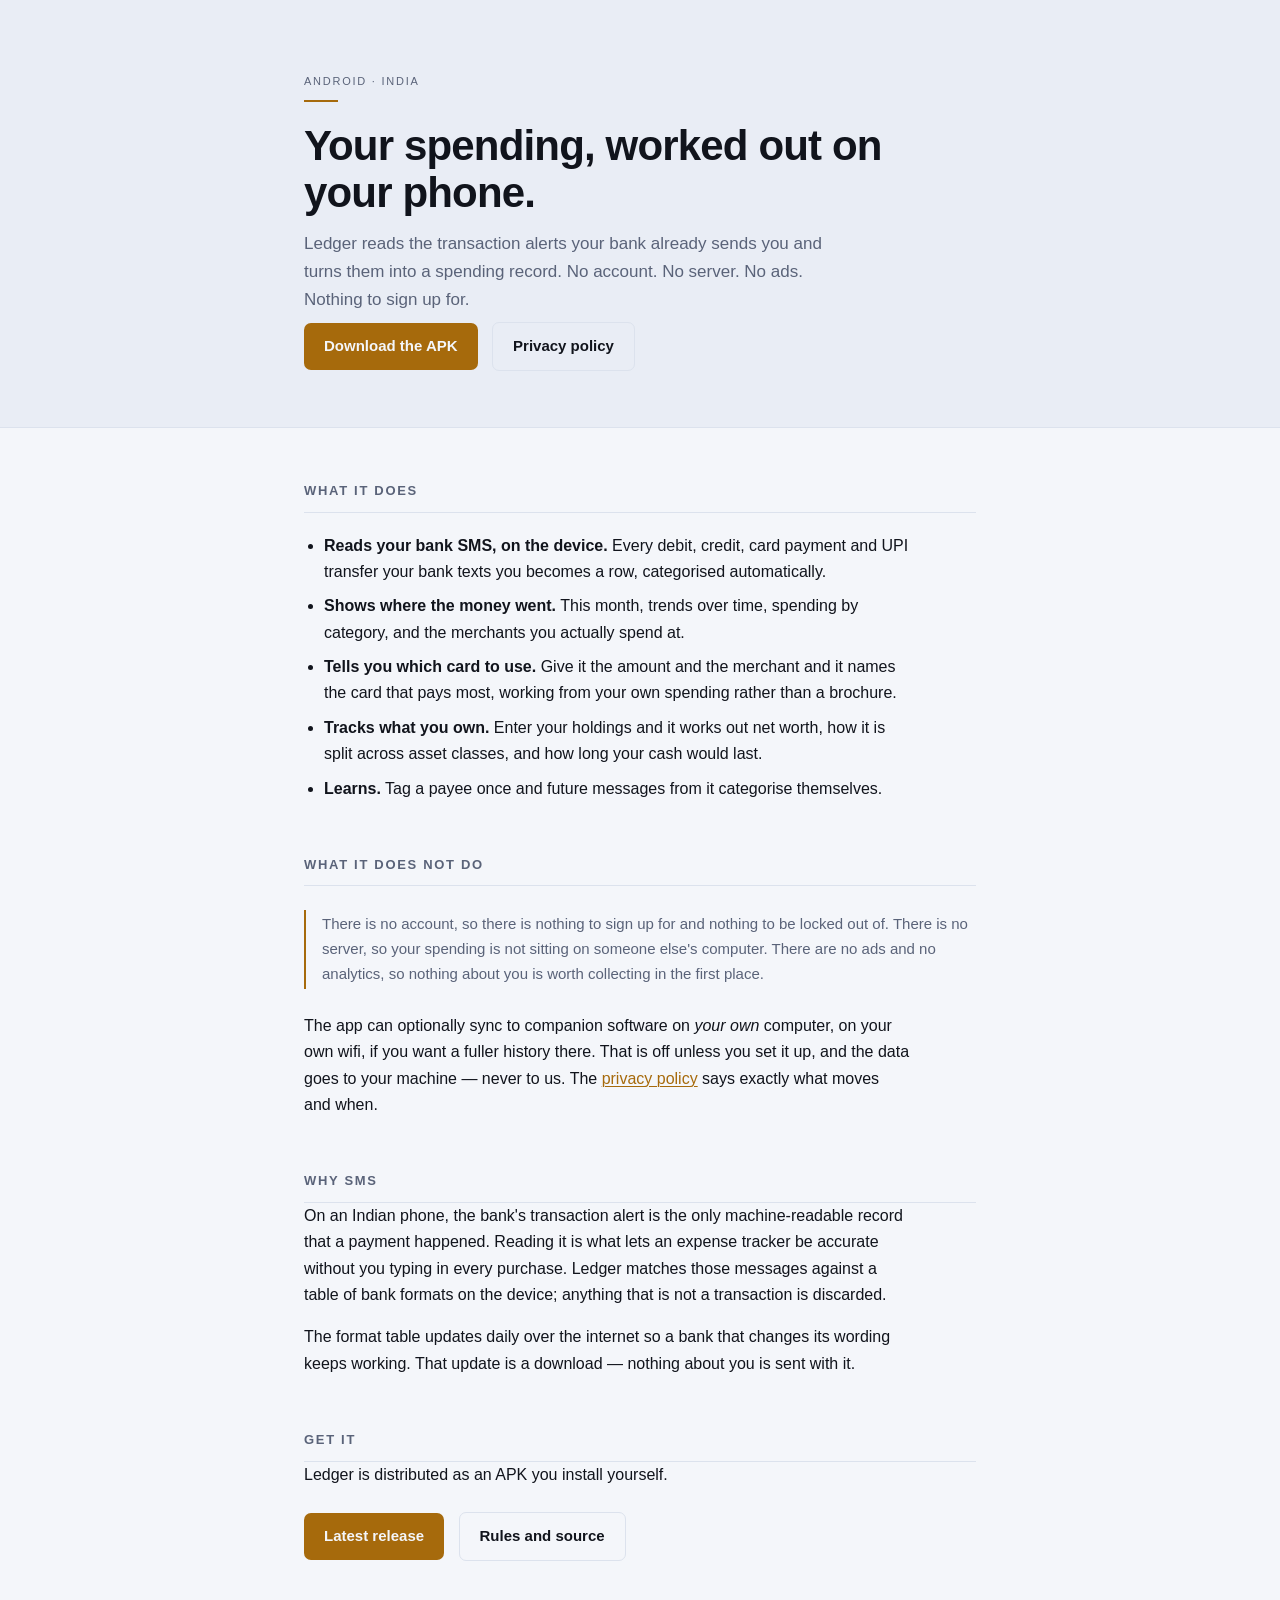
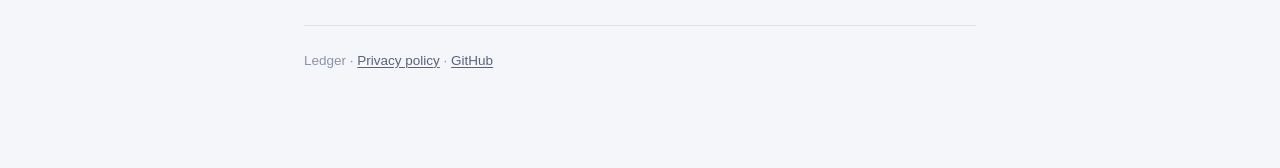
<file: index.html>
<!doctype html>
<html lang="en">
<head>
<meta charset="utf-8">
<meta name="viewport" content="width=device-width, initial-scale=1">
<title>Ledger — an expense tracker that stays on your phone</title>
<meta name="description" content="Ledger turns the transaction SMS your bank already sends you into a spending record. No account, no server, no ads. Everything stays on your phone.">
<link rel="stylesheet" href="style.css">
</head>
<body>

<header>
  <div class="wrap">
    <p class="eyebrow">Android · India</p>
    <hr class="rule">
    <h1>Your spending, worked out on your phone.</h1>
    <p class="lead">Ledger reads the transaction alerts your bank already sends you and turns
      them into a spending record. No account. No server. No ads. Nothing to sign up for.</p>
    <p>
      <a class="btn" href="https://github.com/sandheepp/ledger/releases/latest">Download the APK</a>
      <a class="btn ghost" href="privacy.html">Privacy policy</a>
    </p>
  </div>
</header>

<div class="wrap">

  <h2>What it does</h2>
  <ul>
    <li><strong>Reads your bank SMS, on the device.</strong> Every debit, credit, card
      payment and UPI transfer your bank texts you becomes a row, categorised
      automatically.</li>
    <li><strong>Shows where the money went.</strong> This month, trends over time, spending by
      category, and the merchants you actually spend at.</li>
    <li><strong>Tells you which card to use.</strong> Give it the amount and the merchant and
      it names the card that pays most, working from your own spending rather than a
      brochure.</li>
    <li><strong>Tracks what you own.</strong> Enter your holdings and it works out net worth,
      how it is split across asset classes, and how long your cash would last.</li>
    <li><strong>Learns.</strong> Tag a payee once and future messages from it categorise
      themselves.</li>
  </ul>

  <h2>What it does not do</h2>
  <div class="note">
    There is no account, so there is nothing to sign up for and nothing to be locked out of.
    There is no server, so your spending is not sitting on someone else's computer. There are
    no ads and no analytics, so nothing about you is worth collecting in the first place.
  </div>
  <p>The app can optionally sync to companion software on <em>your own</em> computer, on your
    own wifi, if you want a fuller history there. That is off unless you set it up, and the
    data goes to your machine — never to us. The
    <a href="privacy.html">privacy policy</a> says exactly what moves and when.</p>

  <h2>Why SMS</h2>
  <p>On an Indian phone, the bank's transaction alert is the only machine-readable record that
    a payment happened. Reading it is what lets an expense tracker be accurate without you
    typing in every purchase. Ledger matches those messages against a table of bank formats on
    the device; anything that is not a transaction is discarded.</p>
  <p>The format table updates daily over the internet so a bank that changes its wording keeps
    working. That update is a download — nothing about you is sent with it.</p>

  <h2>Get it</h2>
  <p>Ledger is distributed as an APK you install yourself.</p>
  <p>
    <a class="btn" href="https://github.com/sandheepp/ledger/releases/latest">Latest release</a>
    <a class="btn ghost" href="https://github.com/sandheepp/ledger">Rules and source</a>
  </p>

  <footer>
    Ledger · <a href="privacy.html">Privacy policy</a> ·
    <a href="https://github.com/sandheepp/ledger">GitHub</a>
  </footer>
</div>

</body>
</html>
</file>
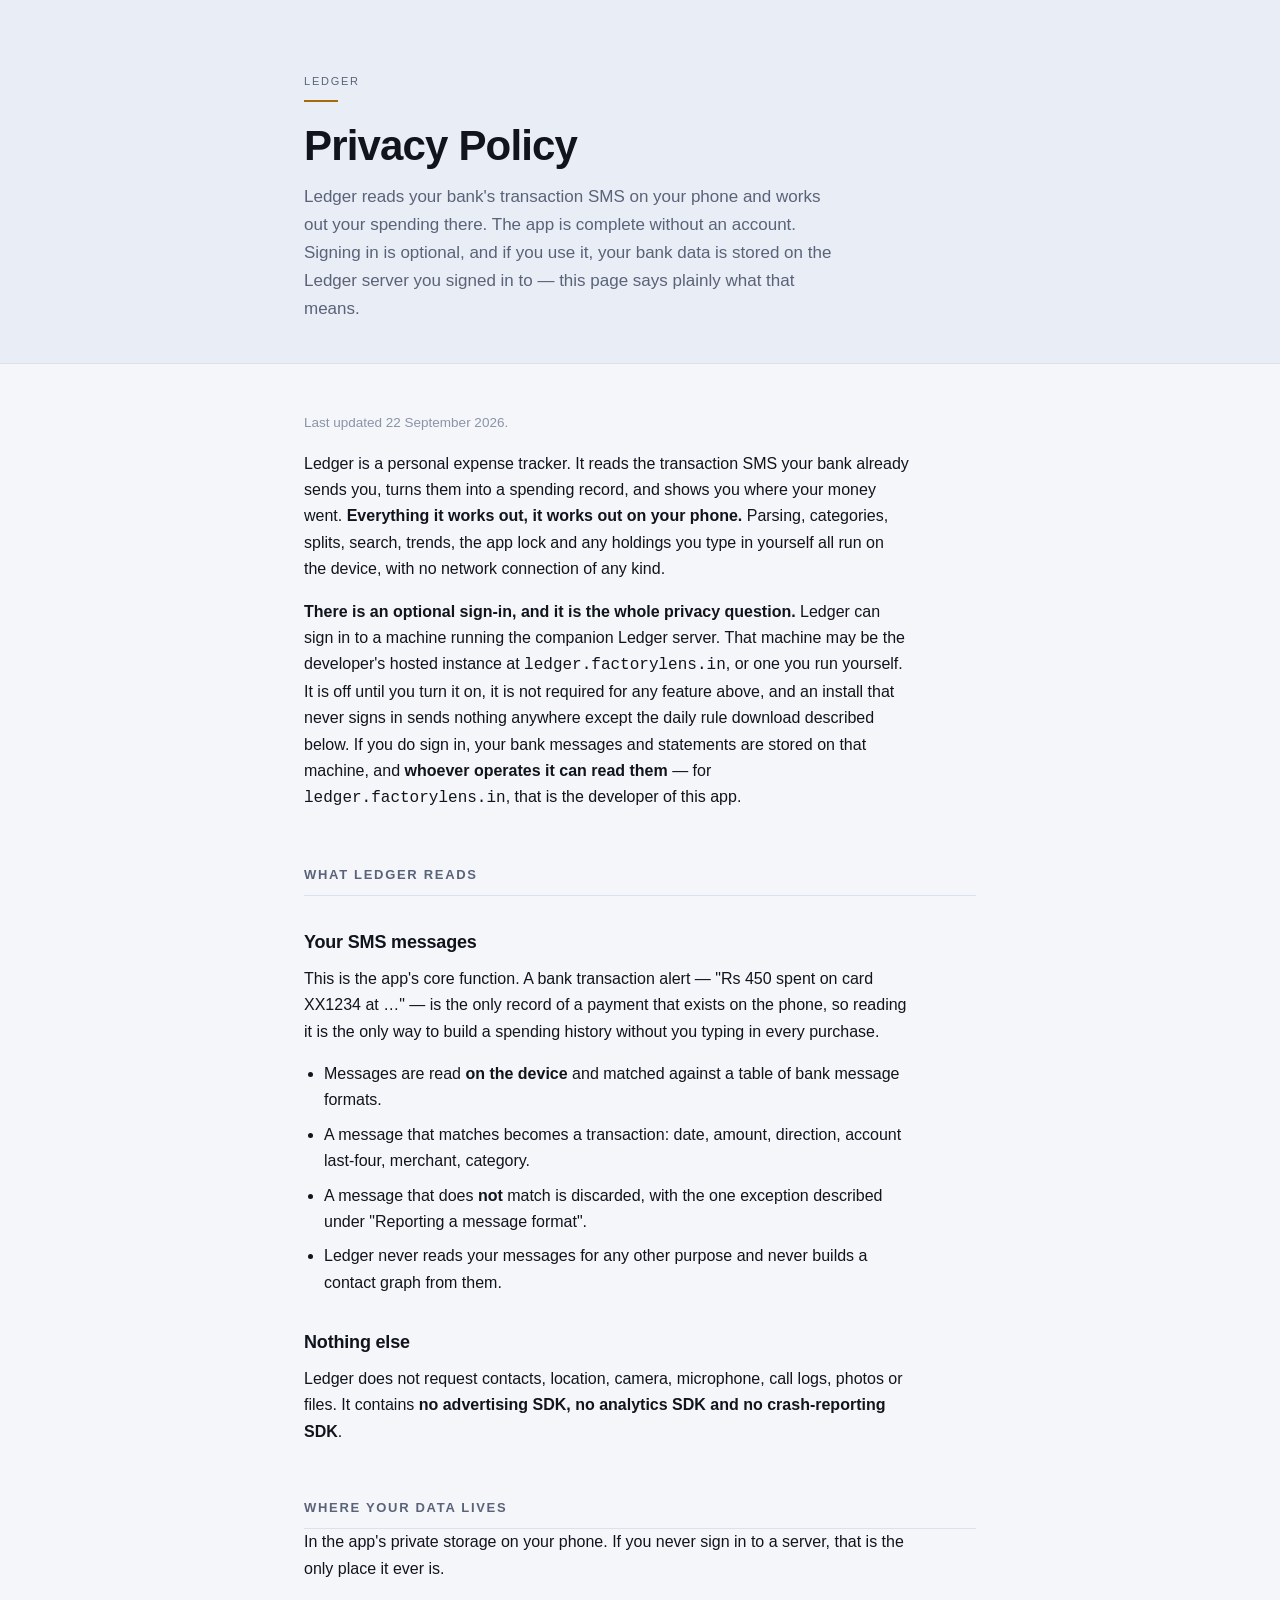
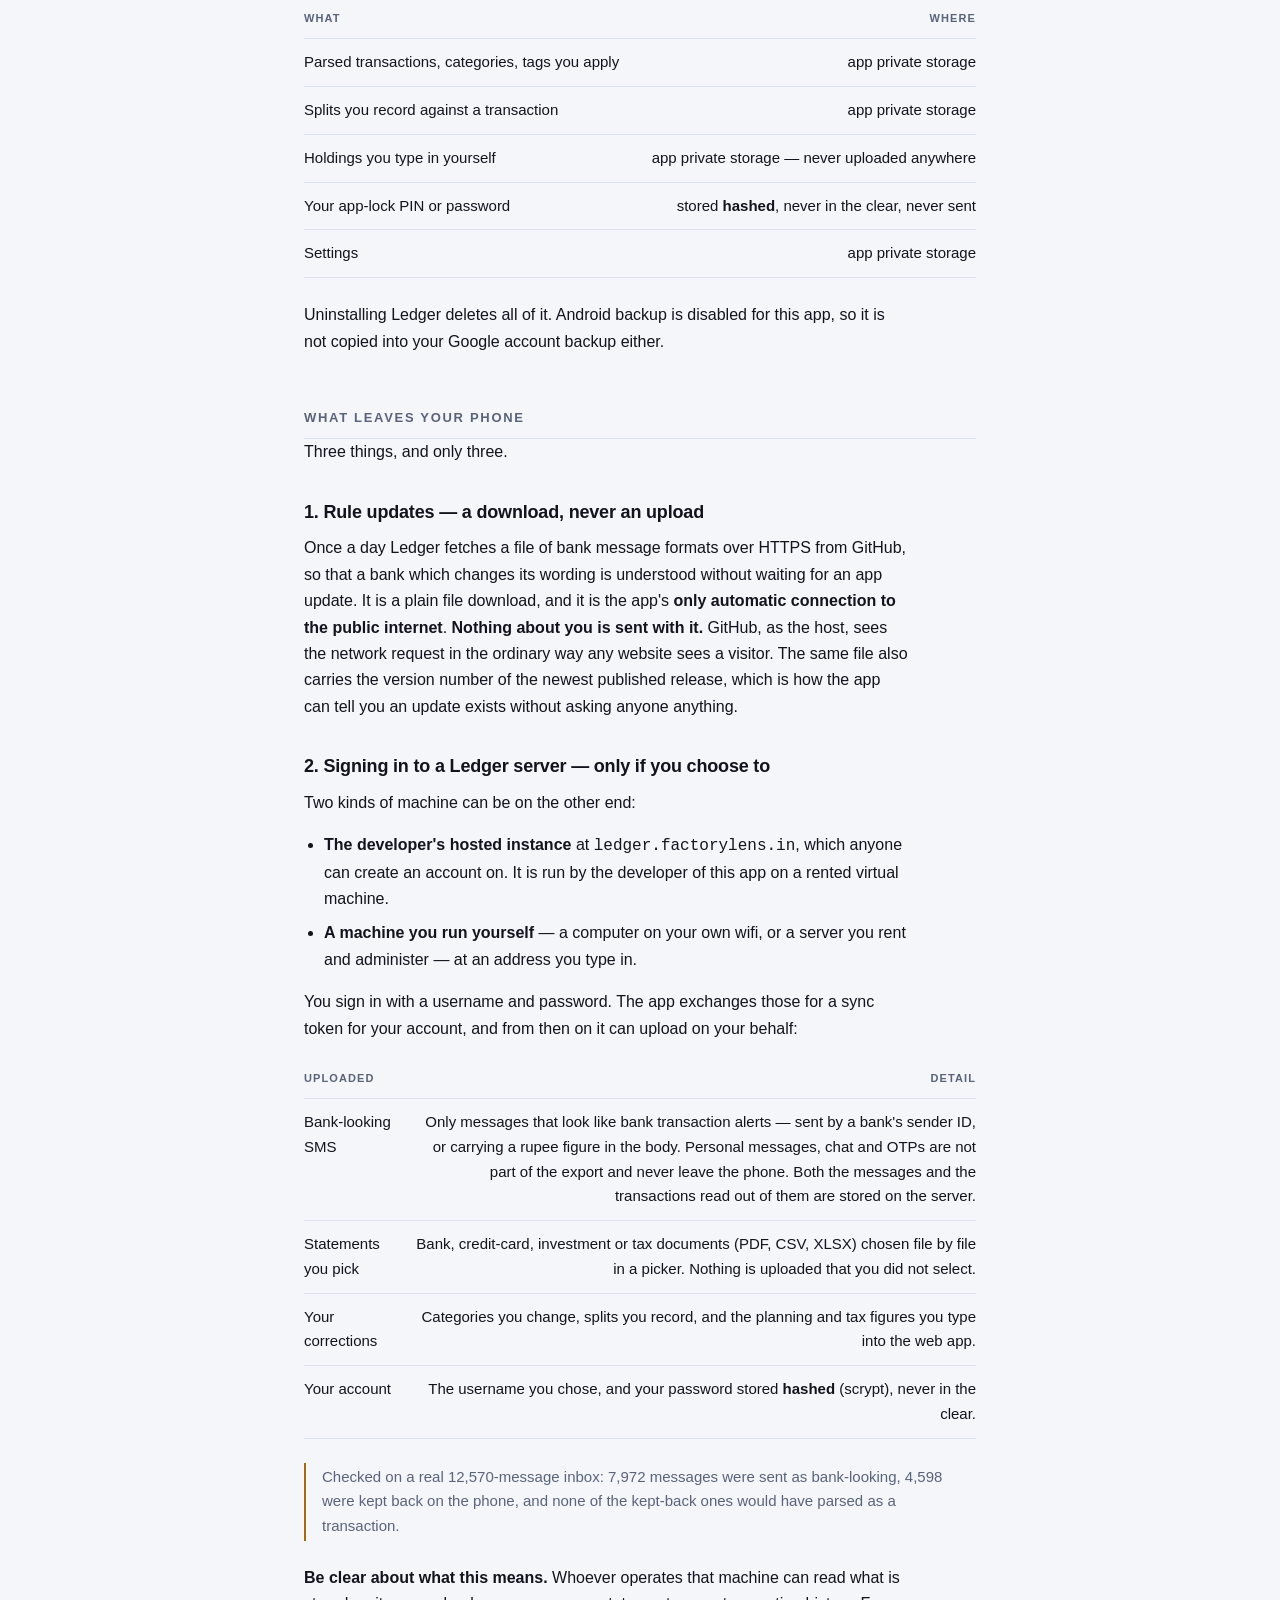
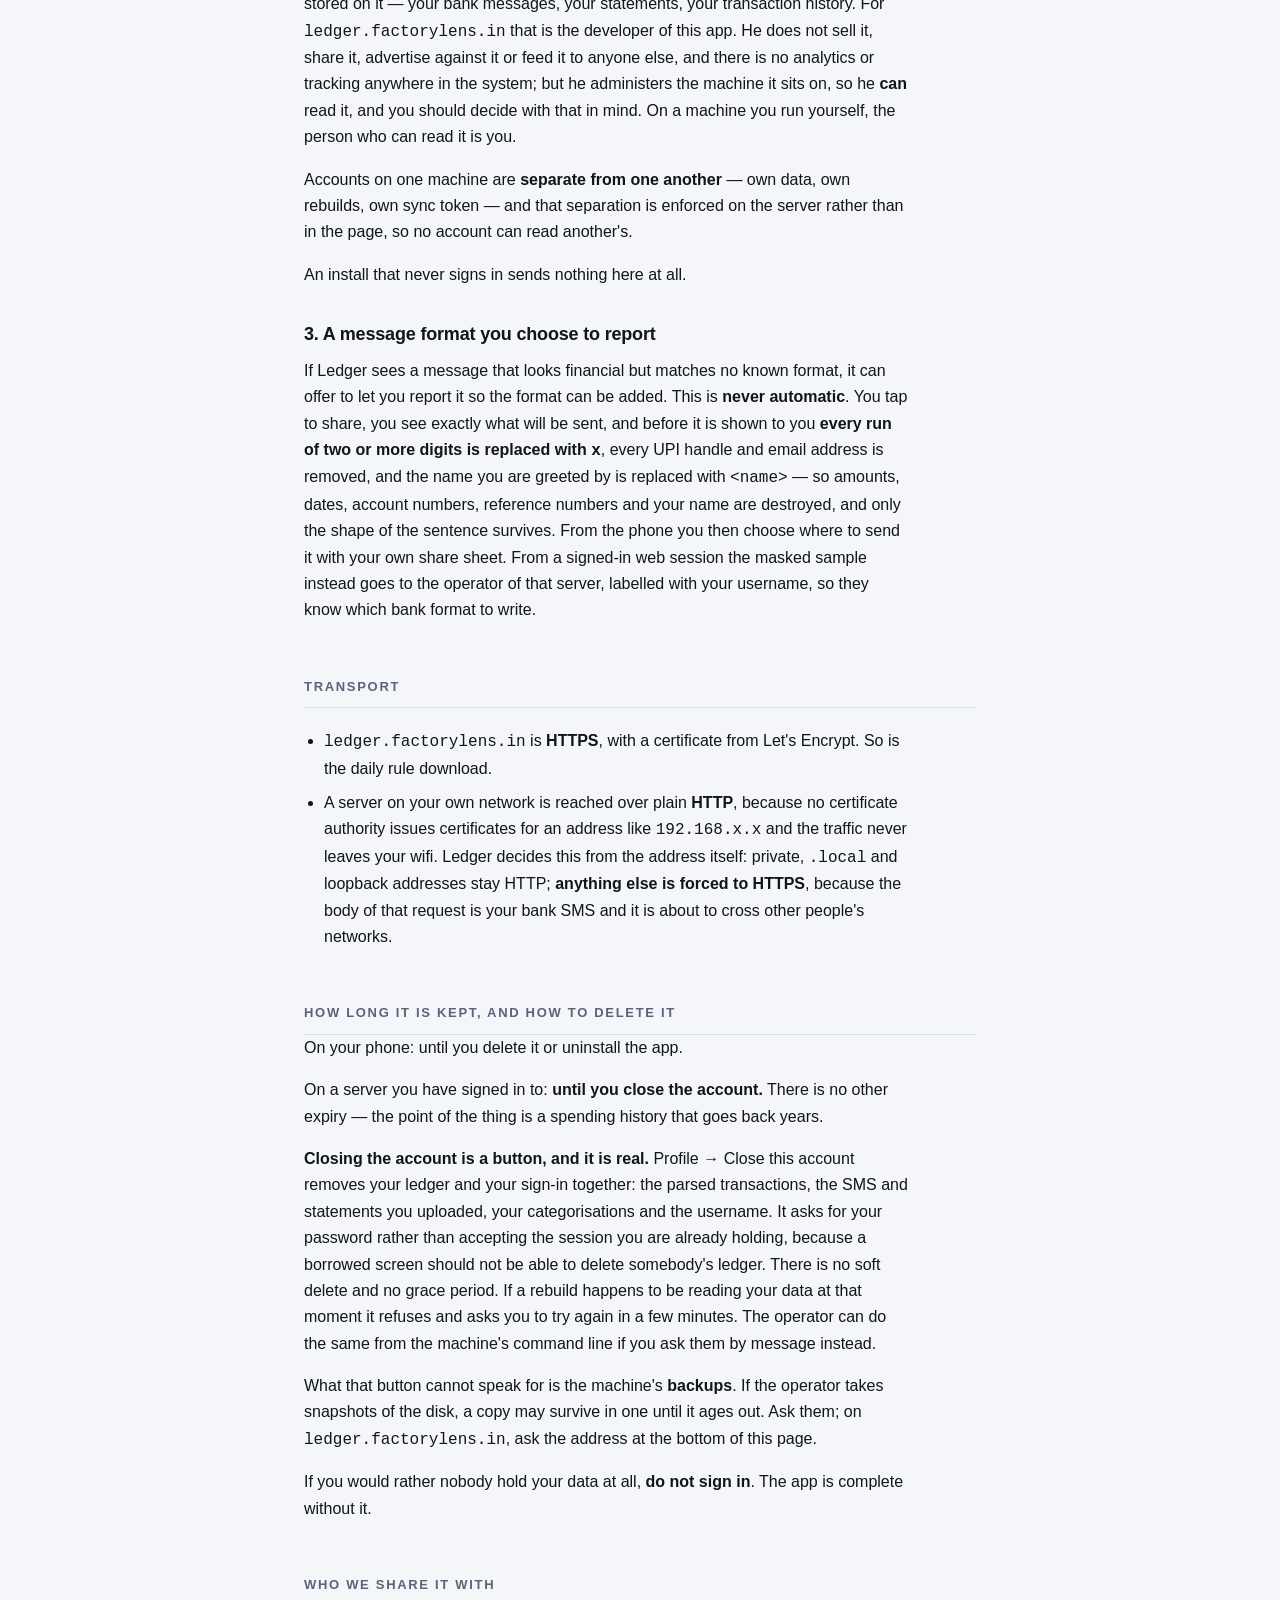
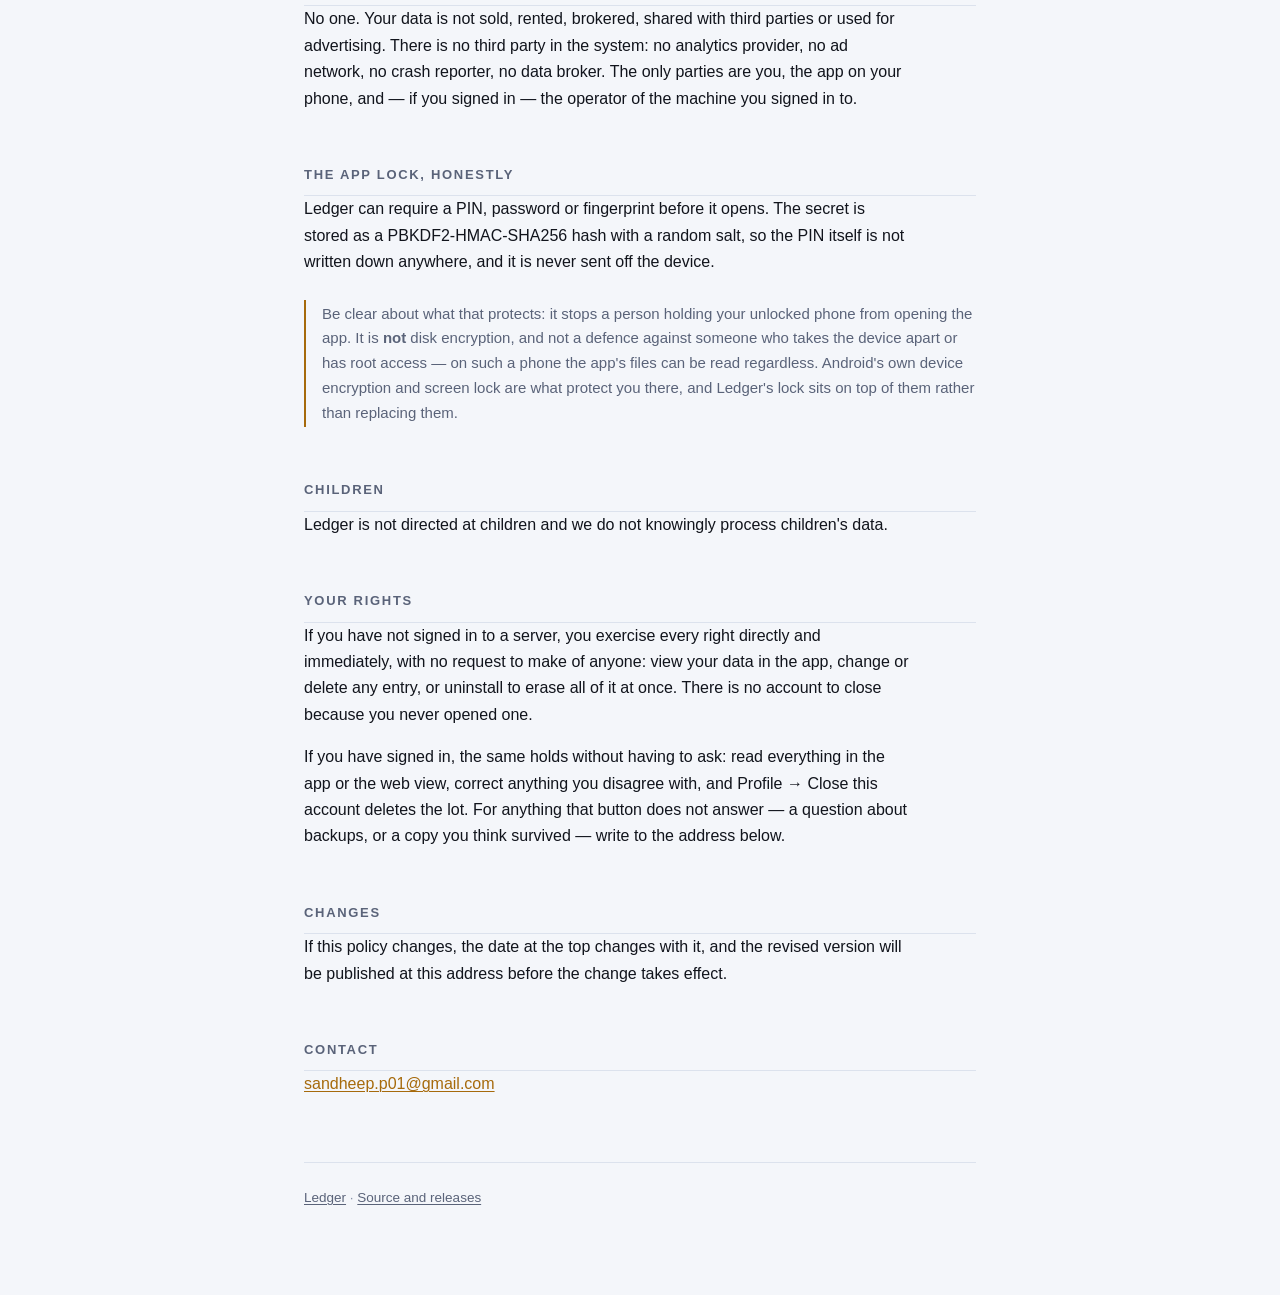
<file: privacy.html>
<!doctype html>
<html lang="en">
<head>
<meta charset="utf-8">
<meta name="viewport" content="width=device-width, initial-scale=1">
<title>Privacy Policy — Ledger</title>
<meta name="description" content="How Ledger reads your bank SMS on your phone, what stays on the device, and what signing in to a Ledger server actually means.">
<link rel="stylesheet" href="style.css">
</head>
<body>

<header>
  <div class="wrap">
    <p class="eyebrow">Ledger</p>
    <hr class="rule">
    <h1>Privacy Policy</h1>
    <p class="lead">Ledger reads your bank's transaction SMS on your phone and works out your
      spending there. The app is complete without an account. Signing in is optional, and if
      you use it, your bank data is stored on the Ledger server you signed in to — this page
      says plainly what that means.</p>
  </div>
</header>

<div class="wrap">

  <p class="meta">Last updated 22 September 2026.</p>

  <p>Ledger is a personal expense tracker. It reads the transaction SMS your bank already
    sends you, turns them into a spending record, and shows you where your money went.
    <strong>Everything it works out, it works out on your phone.</strong> Parsing, categories,
    splits, search, trends, the app lock and any holdings you type in yourself all run on the
    device, with no network connection of any kind.</p>

  <p><strong>There is an optional sign-in, and it is the whole privacy question.</strong>
    Ledger can sign in to a machine running the companion Ledger server. That machine may be
    the developer's hosted instance at <code>ledger.factorylens.in</code>, or one you run
    yourself. It is off until you turn it on, it is not required for any feature above, and an
    install that never signs in sends nothing anywhere except the daily rule download
    described below. If you do sign in, your bank messages and statements are stored on that
    machine, and <strong>whoever operates it can read them</strong> — for
    <code>ledger.factorylens.in</code>, that is the developer of this app.</p>

  <h2>What Ledger reads</h2>

  <h3>Your SMS messages</h3>
  <p>This is the app's core function. A bank transaction alert — "Rs 450 spent on card
    XX1234 at …" — is the only record of a payment that exists on the phone, so reading it
    is the only way to build a spending history without you typing in every purchase.</p>
  <ul>
    <li>Messages are read <strong>on the device</strong> and matched against a table of bank
      message formats.</li>
    <li>A message that matches becomes a transaction: date, amount, direction, account
      last-four, merchant, category.</li>
    <li>A message that does <strong>not</strong> match is discarded, with the one exception
      described under "Reporting a message format".</li>
    <li>Ledger never reads your messages for any other purpose and never builds a contact
      graph from them.</li>
  </ul>

  <h3>Nothing else</h3>
  <p>Ledger does not request contacts, location, camera, microphone, call logs, photos or
    files. It contains <strong>no advertising SDK, no analytics SDK and no crash-reporting
    SDK</strong>.</p>

  <h2>Where your data lives</h2>
  <p>In the app's private storage on your phone. If you never sign in to a server, that is the
    only place it ever is.</p>
  <table>
    <tr><th>What</th><th>Where</th></tr>
    <tr><td>Parsed transactions, categories, tags you apply</td><td>app private storage</td></tr>
    <tr><td>Splits you record against a transaction</td><td>app private storage</td></tr>
    <tr><td>Holdings you type in yourself</td><td>app private storage — never uploaded anywhere</td></tr>
    <tr><td>Your app-lock PIN or password</td><td>stored <strong>hashed</strong>, never in the clear, never sent</td></tr>
    <tr><td>Settings</td><td>app private storage</td></tr>
  </table>
  <p>Uninstalling Ledger deletes all of it. Android backup is disabled for this app, so it is
    not copied into your Google account backup either.</p>

  <h2>What leaves your phone</h2>
  <p>Three things, and only three.</p>

  <h3>1. Rule updates — a download, never an upload</h3>
  <p>Once a day Ledger fetches a file of bank message formats over HTTPS from GitHub, so that
    a bank which changes its wording is understood without waiting for an app update. It is a
    plain file download, and it is the app's <strong>only automatic connection to the public
    internet</strong>. <strong>Nothing about you is sent with it.</strong> GitHub, as the
    host, sees the network request in the ordinary way any website sees a visitor. The same
    file also carries the version number of the newest published release, which is how the
    app can tell you an update exists without asking anyone anything.</p>

  <h3>2. Signing in to a Ledger server — only if you choose to</h3>
  <p>Two kinds of machine can be on the other end:</p>
  <ul>
    <li><strong>The developer's hosted instance</strong> at <code>ledger.factorylens.in</code>,
      which anyone can create an account on. It is run by the developer of this app on a
      rented virtual machine.</li>
    <li><strong>A machine you run yourself</strong> — a computer on your own wifi, or a server
      you rent and administer — at an address you type in.</li>
  </ul>
  <p>You sign in with a username and password. The app exchanges those for a sync token for
    your account, and from then on it can upload on your behalf:</p>
  <table>
    <tr><th>Uploaded</th><th>Detail</th></tr>
    <tr><td>Bank-looking SMS</td><td>Only messages that look like bank transaction alerts —
      sent by a bank's sender ID, or carrying a rupee figure in the body. Personal messages,
      chat and OTPs are not part of the export and never leave the phone. Both the messages
      and the transactions read out of them are stored on the server.</td></tr>
    <tr><td>Statements you pick</td><td>Bank, credit-card, investment or tax documents (PDF,
      CSV, XLSX) chosen file by file in a picker. Nothing is uploaded that you did not
      select.</td></tr>
    <tr><td>Your corrections</td><td>Categories you change, splits you record, and the
      planning and tax figures you type into the web app.</td></tr>
    <tr><td>Your account</td><td>The username you chose, and your password stored
      <strong>hashed</strong> (scrypt), never in the clear.</td></tr>
  </table>
  <div class="note">
    Checked on a real 12,570-message inbox: 7,972 messages were sent as bank-looking, 4,598
    were kept back on the phone, and none of the kept-back ones would have parsed as a
    transaction.
  </div>
  <p><strong>Be clear about what this means.</strong> Whoever operates that machine can read
    what is stored on it — your bank messages, your statements, your transaction history. For
    <code>ledger.factorylens.in</code> that is the developer of this app. He does not sell it,
    share it, advertise against it or feed it to anyone else, and there is no analytics or
    tracking anywhere in the system; but he administers the machine it sits on, so he
    <strong>can</strong> read it, and you should decide with that in mind. On a machine you run
    yourself, the person who can read it is you.</p>
  <p>Accounts on one machine are <strong>separate from one another</strong> — own data, own
    rebuilds, own sync token — and that separation is enforced on the server rather than in the
    page, so no account can read another's.</p>
  <p>An install that never signs in sends nothing here at all.</p>

  <h3>3. A message format you choose to report</h3>
  <p>If Ledger sees a message that looks financial but matches no known format, it can offer
    to let you report it so the format can be added. This is <strong>never automatic</strong>.
    You tap to share, you see exactly what will be sent, and before it is shown to you
    <strong>every run of two or more digits is replaced with <code>x</code></strong>, every UPI
    handle and email address is removed, and the name you are greeted by is replaced with
    <code>&lt;name&gt;</code> — so amounts, dates, account numbers, reference numbers and your
    name are destroyed, and only the shape of the sentence survives. From the phone you then
    choose where to send it with your own share sheet. From a signed-in web session the masked
    sample instead goes to the operator of that server, labelled with your username, so they
    know which bank format to write.</p>

  <h2>Transport</h2>
  <ul>
    <li><code>ledger.factorylens.in</code> is <strong>HTTPS</strong>, with a certificate from
      Let's Encrypt. So is the daily rule download.</li>
    <li>A server on your own network is reached over plain <strong>HTTP</strong>, because no
      certificate authority issues certificates for an address like <code>192.168.x.x</code>
      and the traffic never leaves your wifi. Ledger decides this from the address itself:
      private, <code>.local</code> and loopback addresses stay HTTP; <strong>anything else is
      forced to HTTPS</strong>, because the body of that request is your bank SMS and it is
      about to cross other people's networks.</li>
  </ul>

  <h2>How long it is kept, and how to delete it</h2>
  <p>On your phone: until you delete it or uninstall the app.</p>
  <p>On a server you have signed in to: <strong>until you close the account.</strong> There is
    no other expiry — the point of the thing is a spending history that goes back years.</p>
  <p><strong>Closing the account is a button, and it is real.</strong> Profile &rarr; Close
    this account removes your ledger and your sign-in together: the parsed transactions, the
    SMS and statements you uploaded, your categorisations and the username. It asks for your
    password rather than accepting the session you are already holding, because a borrowed
    screen should not be able to delete somebody's ledger. There is no soft delete and no grace
    period. If a rebuild happens to be reading your data at that moment it refuses and asks you
    to try again in a few minutes. The operator can do the same from the machine's command line
    if you ask them by message instead.</p>
  <p>What that button cannot speak for is the machine's <strong>backups</strong>. If the
    operator takes snapshots of the disk, a copy may survive in one until it ages out. Ask
    them; on <code>ledger.factorylens.in</code>, ask the address at the bottom of this page.</p>
  <p>If you would rather nobody hold your data at all, <strong>do not sign in</strong>. The app
    is complete without it.</p>

  <h2>Who we share it with</h2>
  <p>No one. Your data is not sold, rented, brokered, shared with third parties or used for
    advertising. There is no third party in the system: no analytics provider, no ad network,
    no crash reporter, no data broker. The only parties are you, the app on your phone, and —
    if you signed in — the operator of the machine you signed in to.</p>

  <h2>The app lock, honestly</h2>
  <p>Ledger can require a PIN, password or fingerprint before it opens. The secret is stored
    as a PBKDF2-HMAC-SHA256 hash with a random salt, so the PIN itself is not written down
    anywhere, and it is never sent off the device.</p>
  <div class="note">
    Be clear about what that protects: it stops a person holding your unlocked phone from
    opening the app. It is <strong>not</strong> disk encryption, and not a defence against
    someone who takes the device apart or has root access — on such a phone the app's files
    can be read regardless. Android's own device encryption and screen lock are what protect
    you there, and Ledger's lock sits on top of them rather than replacing them.
  </div>

  <h2>Children</h2>
  <p>Ledger is not directed at children and we do not knowingly process children's data.</p>

  <h2>Your rights</h2>
  <p>If you have not signed in to a server, you exercise every right directly and immediately,
    with no request to make of anyone: view your data in the app, change or delete any entry,
    or uninstall to erase all of it at once. There is no account to close because you never
    opened one.</p>
  <p>If you have signed in, the same holds without having to ask: read everything in the app or
    the web view, correct anything you disagree with, and Profile &rarr; Close this account
    deletes the lot. For anything that button does not answer — a question about backups, or a
    copy you think survived — write to the address below.</p>

  <h2>Changes</h2>
  <p>If this policy changes, the date at the top changes with it, and the revised version will
    be published at this address before the change takes effect.</p>

  <h2>Contact</h2>
  <p><a href="mailto:sandheep.p01@gmail.com">sandheep.p01@gmail.com</a></p>

  <footer>
    <a href="./">Ledger</a> · <a href="https://github.com/sandheepp/ledger">Source and releases</a>
  </footer>
</div>

</body>
</html>
</file>
<file: style.css>
/* Ledger — the app's own language on the web.
   A cool ground, one warm accent reserved for money and for the single rule that marks
   what to read first. Hairlines, not boxes. Light and dark are the same structure with
   the ground inverted, exactly as values/colors.xml and values-night/colors.xml do it. */

:root {
  --ground: #F4F6FA;
  --surface: #FFFFFF;
  --surface-alt: #E9EDF5;
  --line: #DCE2ED;
  --ink: #11141C;
  --ink-muted: #5A6379;
  --ink-faint: #8A93A8;
  --accent: #A66A0C;
  color-scheme: light dark;
}

@media (prefers-color-scheme: dark) {
  :root {
    --ground: #0D1016;
    --surface: #141924;
    --surface-alt: #171D29;
    --line: #232B3A;
    --ink: #EDF1F8;
    --ink-muted: #98A2B8;
    --ink-faint: #6B7590;
    --accent: #F2B441;
  }
}

* { box-sizing: border-box; }

body {
  margin: 0;
  background: var(--ground);
  color: var(--ink);
  font: 16px/1.65 -apple-system, BlinkMacSystemFont, "Segoe UI", "IBM Plex Sans",
        Roboto, Helvetica, Arial, sans-serif;
  -webkit-font-smoothing: antialiased;
}

.wrap { max-width: 720px; margin: 0 auto; padding: 0 24px 96px; }

/* The hero band: the one place the accent takes a non-text job, as a 2px rule. */
header {
  background: var(--surface-alt);
  border-bottom: 1px solid var(--line);
  padding: 72px 0 40px;
  margin-bottom: 48px;
}
header .wrap { padding-bottom: 0; }

.eyebrow {
  font-size: 11px;
  letter-spacing: 0.16em;
  text-transform: uppercase;
  color: var(--ink-muted);
  margin: 0 0 10px;
}
.rule { width: 34px; height: 2px; background: var(--accent); border: 0; margin: 0 0 20px; }

h1 {
  font-size: clamp(30px, 6vw, 42px);
  line-height: 1.12;
  letter-spacing: -0.02em;
  font-weight: 600;
  margin: 0 0 14px;
}
.lead { font-size: 17px; color: var(--ink-muted); margin: 0; max-width: 56ch; }

h2 {
  font-size: 13px;
  letter-spacing: 0.13em;
  text-transform: uppercase;
  color: var(--ink-muted);
  font-weight: 600;
  margin: 52px 0 0;
  padding-bottom: 10px;
  border-bottom: 1px solid var(--line);
}
h2 + * { margin-top: 20px; }
h3 { font-size: 18px; font-weight: 600; margin: 32px 0 8px; letter-spacing: -0.01em; }

p, li { color: var(--ink); }
p { margin: 0 0 16px; max-width: 68ch; }
ul { padding-left: 20px; max-width: 68ch; }
li { margin-bottom: 8px; }
strong { font-weight: 600; }
a { color: var(--accent); text-decoration-thickness: 1px; text-underline-offset: 2px; }

.meta { color: var(--ink-faint); font-size: 13.5px; }

/* Figures right-align to one edge, the way every screen in the app does. */
table { width: 100%; border-collapse: collapse; margin: 8px 0 24px; font-size: 15px; }
th, td { text-align: left; padding: 11px 0; border-bottom: 1px solid var(--line); vertical-align: top; }
th {
  font-size: 11px; letter-spacing: 0.1em; text-transform: uppercase;
  color: var(--ink-muted); font-weight: 600;
}
td:last-child, th:last-child { text-align: right; padding-left: 16px; }

.note {
  border-left: 2px solid var(--accent);
  padding: 2px 0 2px 16px;
  margin: 24px 0;
  color: var(--ink-muted);
  font-size: 15px;
}

.btn {
  display: inline-block;
  margin: 8px 10px 0 0;
  padding: 11px 20px;
  border-radius: 7px;
  background: var(--accent);
  color: var(--ground);
  font-weight: 600;
  font-size: 15px;
  text-decoration: none;
}
.btn.ghost { background: transparent; color: var(--ink); border: 1px solid var(--line); }

footer {
  border-top: 1px solid var(--line);
  margin-top: 64px;
  padding-top: 24px;
  color: var(--ink-faint);
  font-size: 13.5px;
}
footer a { color: var(--ink-muted); }
</file>
